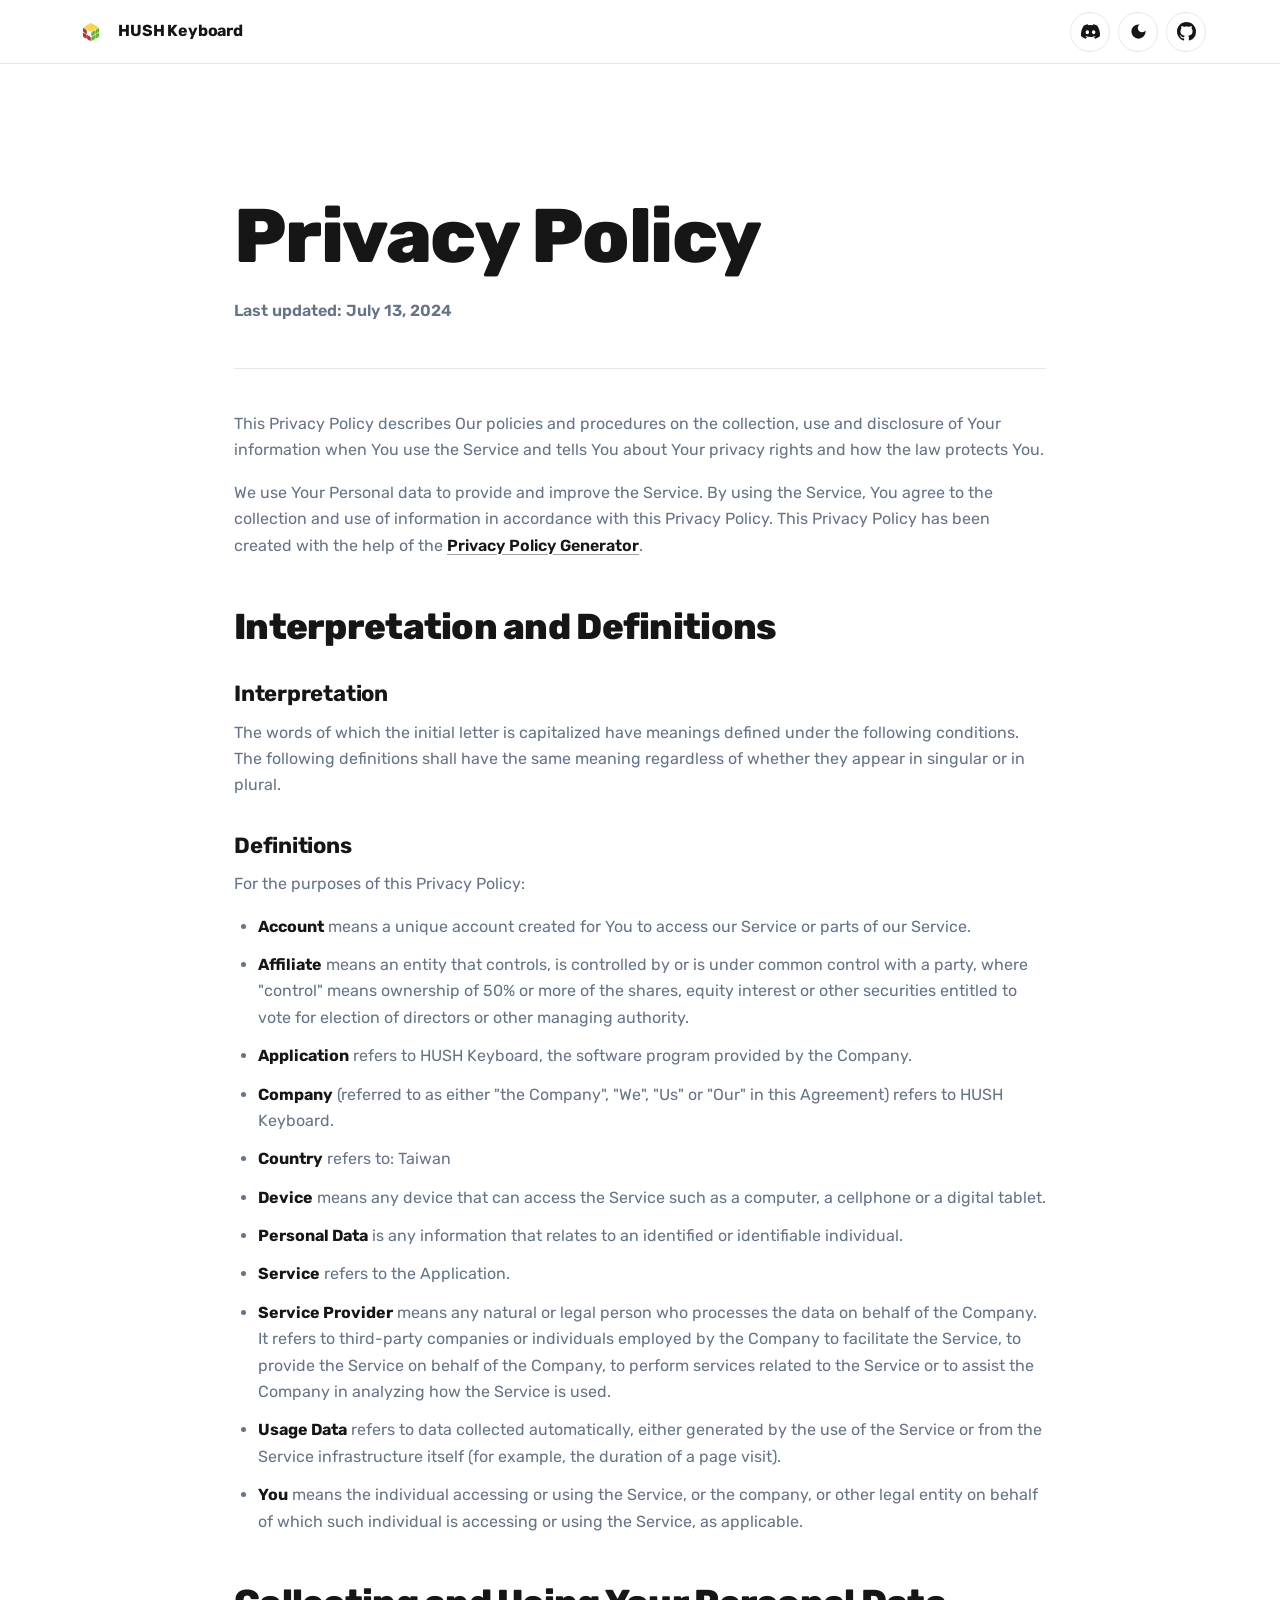
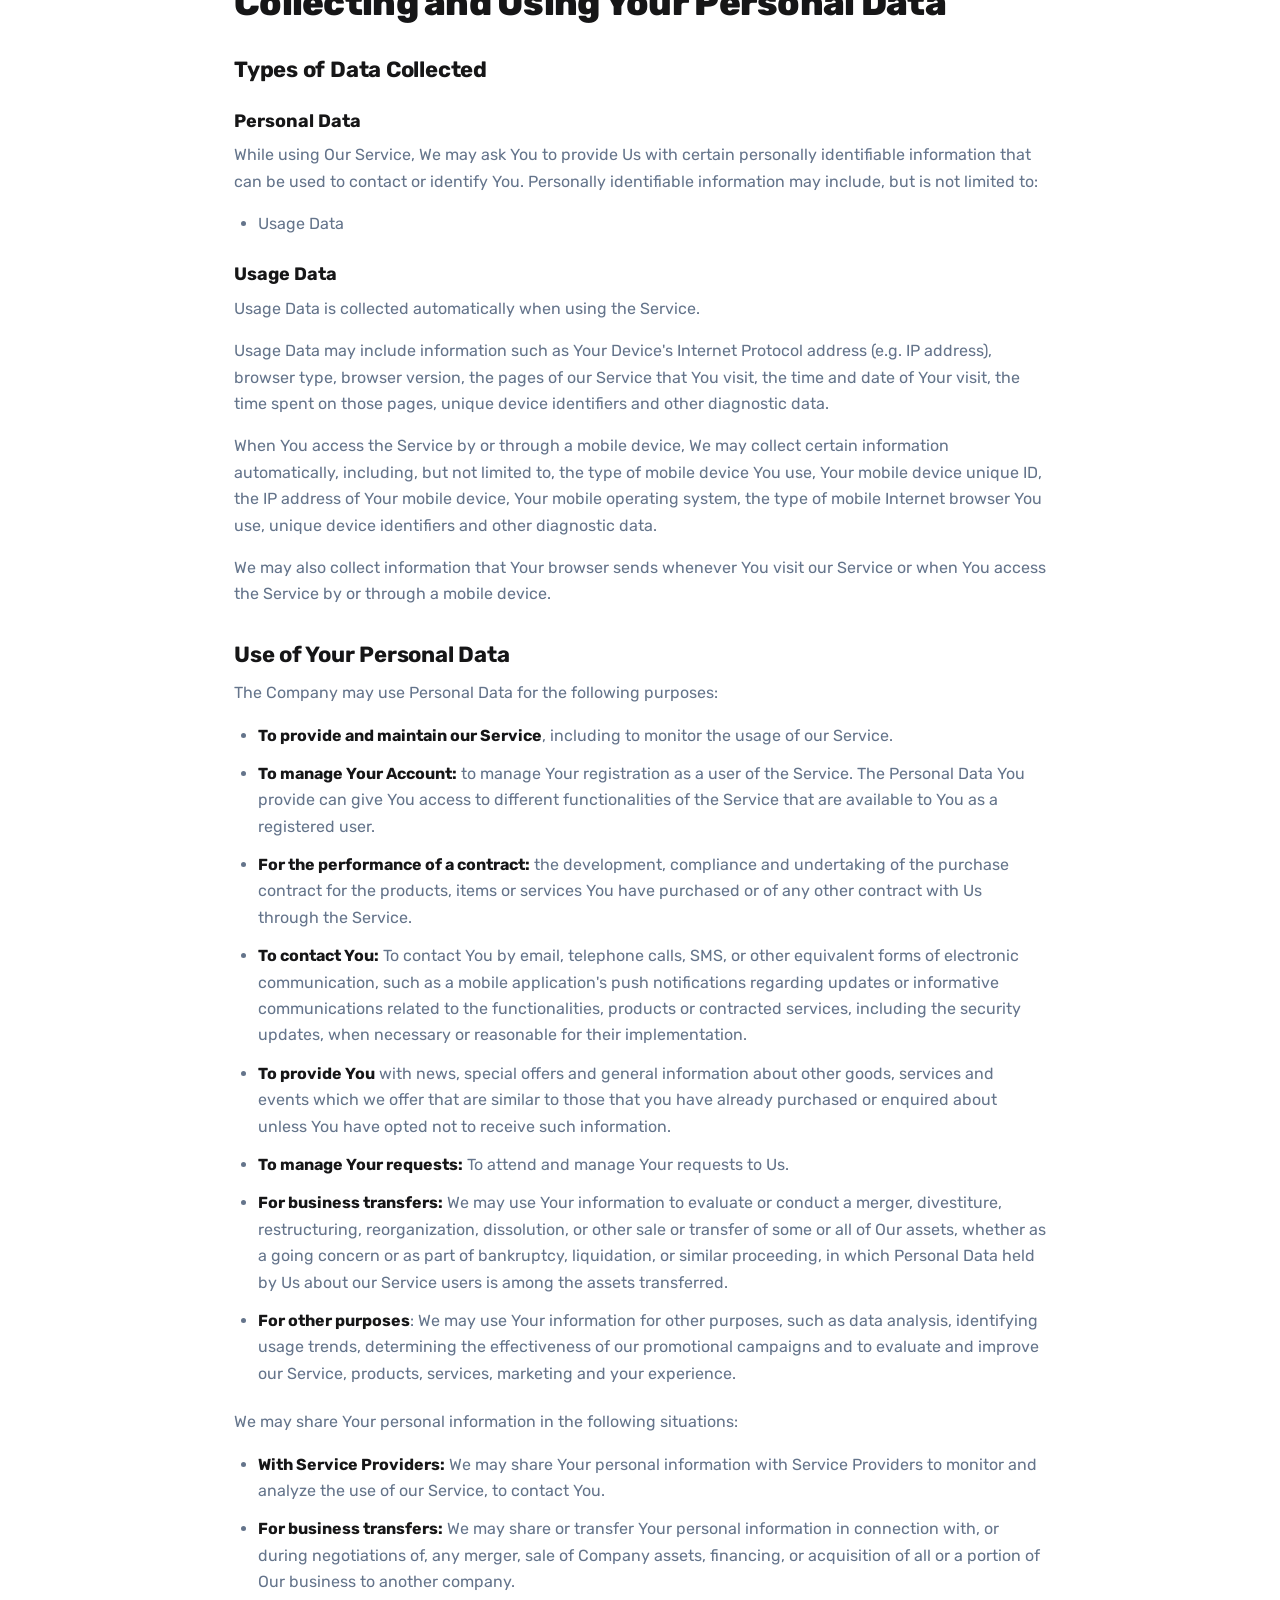
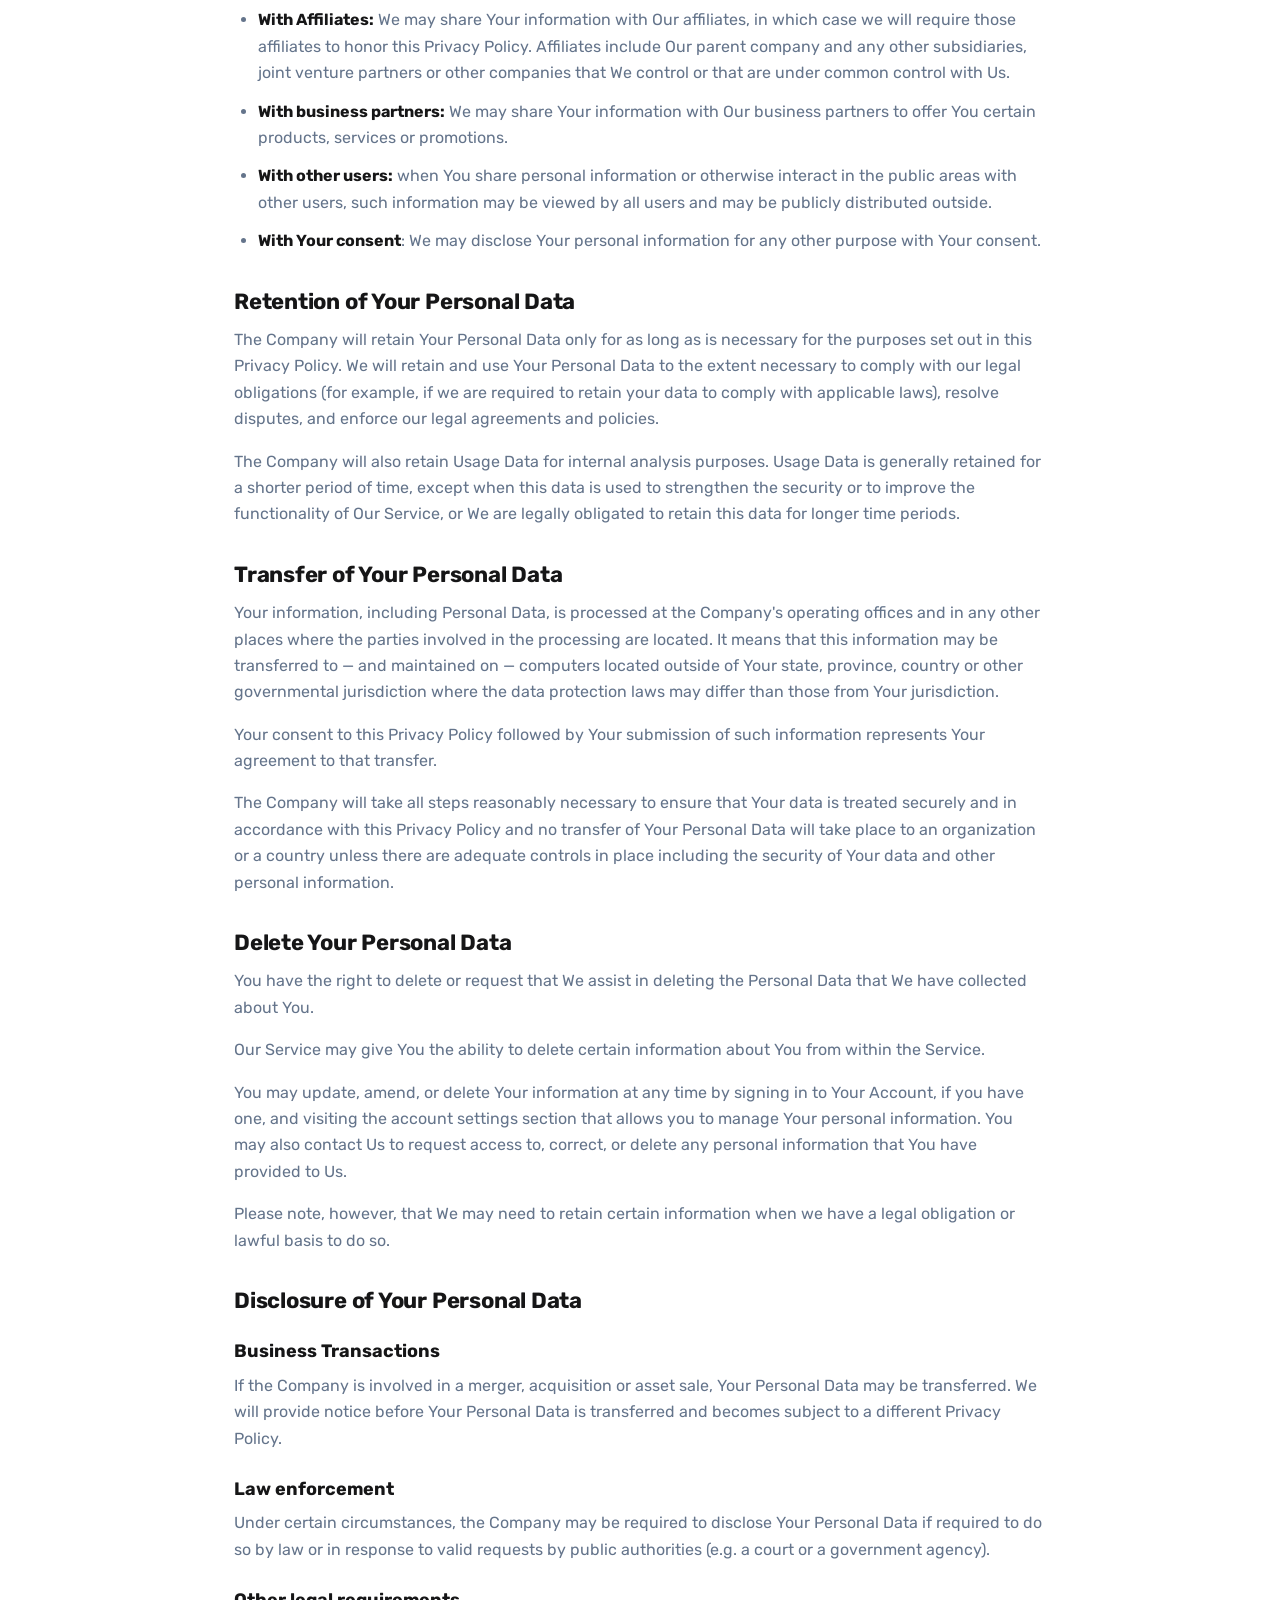
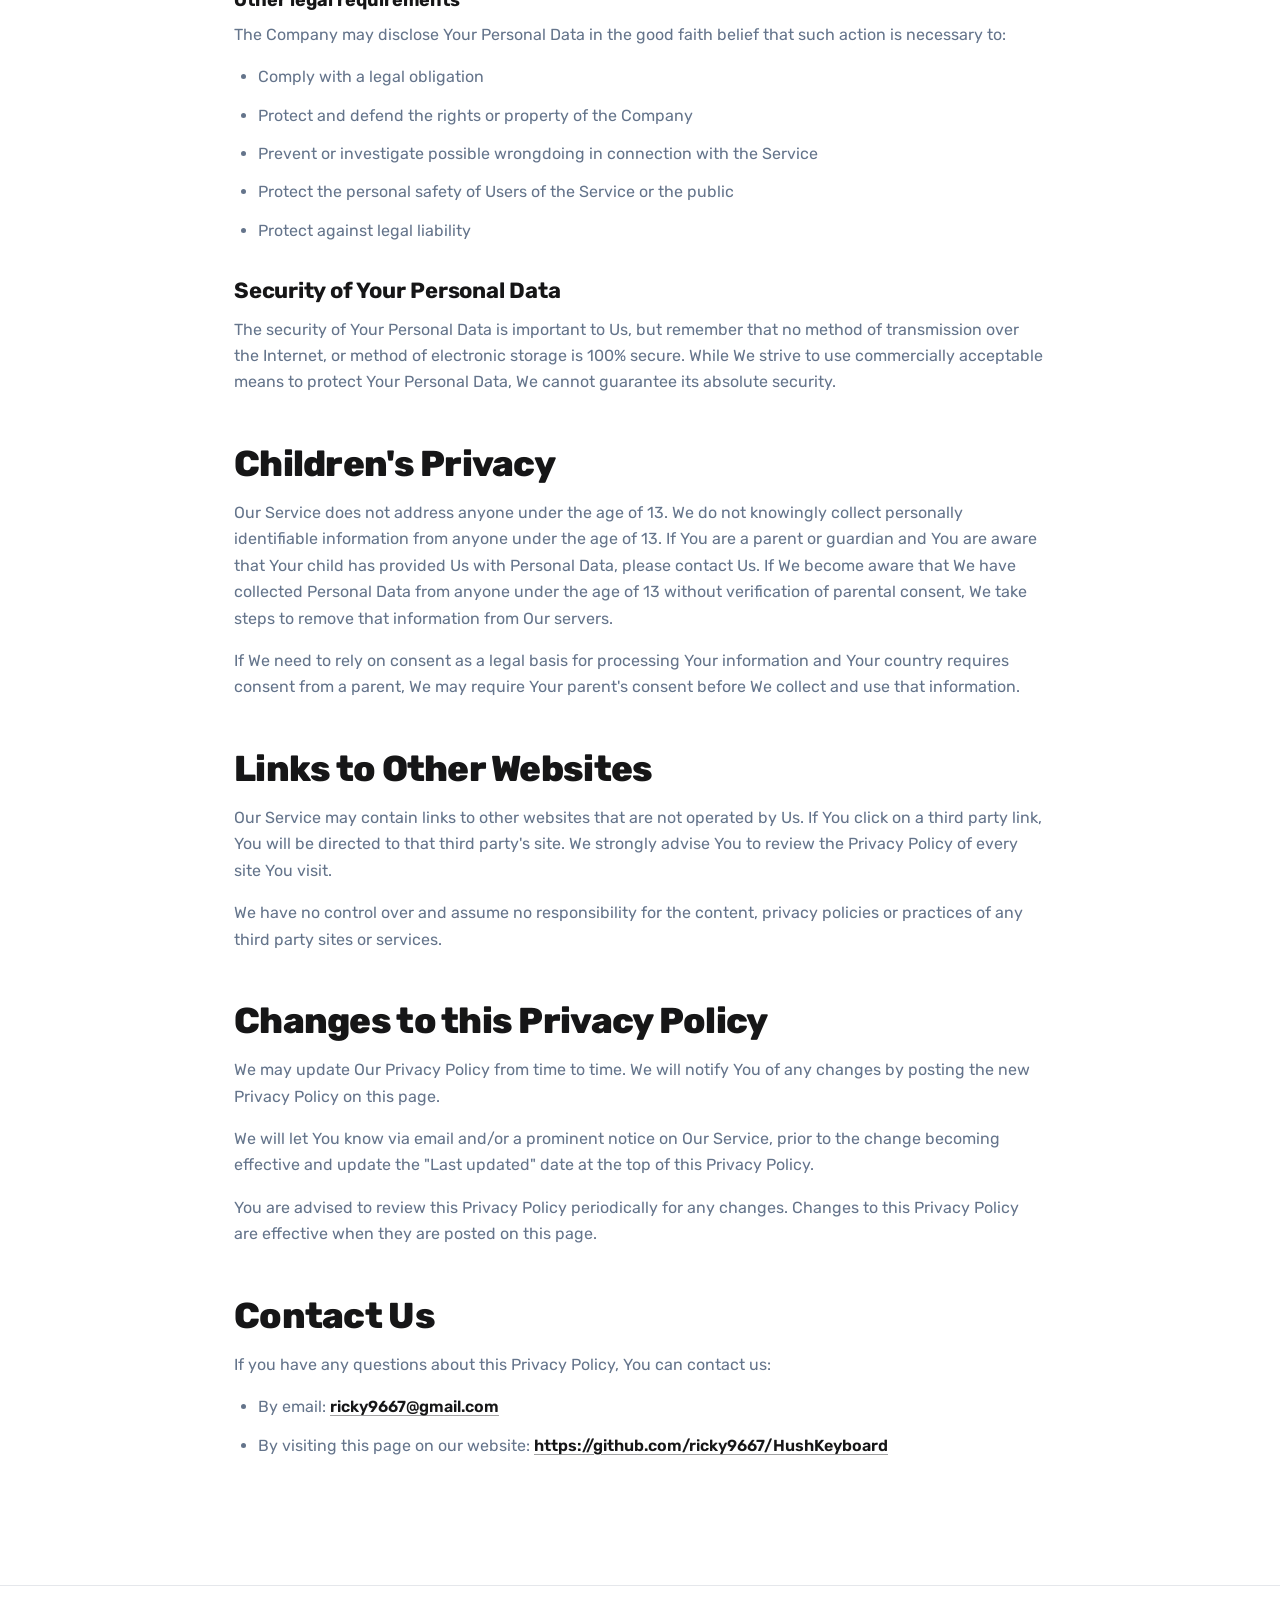
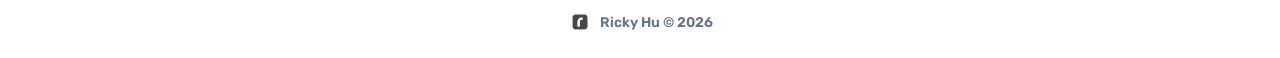
<file: privacy-policy.html>
<!doctype html>
<html lang="en">

<head>
  <meta charset="utf-8" />
  <meta name="viewport" content="width=device-width, initial-scale=1" />
  <meta name="description" content="Privacy Policy for HUSH Keyboard, a Rubik's Cube notation keyboard for Android." />
  <meta name="theme-color" content="#ffffff" />
  <title>Privacy Policy — HUSH Keyboard</title>
  <link rel="icon" href="assets/icon.png" />
  <link rel="preconnect" href="https://fonts.googleapis.com" />
  <link rel="preconnect" href="https://fonts.gstatic.com" crossorigin />
  <link href="https://fonts.googleapis.com/css2?family=Rubik:wght@400;600;700;800&display=swap" rel="stylesheet" />
  <link rel="stylesheet" href="assets/site.css" />
  <script>
    (function () {
      var stored;
      try { stored = localStorage.getItem('hush-theme'); } catch (_) { }
      var media = window.matchMedia ? window.matchMedia('(prefers-color-scheme: dark)') : null;
      var theme = stored === 'light' || stored === 'dark' ? stored : (media && media.matches ? 'dark' : 'light');
      document.documentElement.dataset.theme = theme;
    })();
  </script>
  <style>
    body {
      font: 400 16px/1.65 var(--font-body);
    }

    main {
      width: min(100%, 860px);
      margin: auto;
      padding: 72px 24px 104px;
    }

    .policy-header {
      margin-bottom: 42px;
      padding-bottom: 28px;
      border-bottom: 1px solid var(--border);
    }

    .policy-header h1 {
      margin-bottom: 24px;
      font: 800 clamp(42px, 7vw, 76px)/0.98 var(--font-display);
      letter-spacing: var(--tracking-display);
      text-wrap: balance;
    }

    .policy-updated {
      margin: 44px 0 0;
      color: var(--muted);
      font-weight: 600;
    }

    .policy-content h2 {
      margin: 48px 0 16px;
      font: 800 clamp(26px, 3vw, 36px)/1.12 var(--font-display);
      letter-spacing: var(--tracking-display);
      text-wrap: balance;
    }

    .policy-content h3 {
      margin: 34px 0 12px;
      font-size: 22px;
      line-height: 1.2;
      letter-spacing: -0.01em;
    }

    .policy-content h4 {
      margin: 26px 0 10px;
      font-size: 18px;
      line-height: 1.25;
    }

    .policy-content p,
    .policy-content li {
      color: var(--muted);
    }

    .policy-content p {
      margin: 0 0 16px;
    }

    .policy-content ul {
      margin: 0 0 22px;
      padding-left: 24px;
    }

    .policy-content li {
      margin: 0 0 12px;
    }

    .policy-content strong {
      color: var(--fg);
      font-weight: 700;
    }

    .policy-content a {
      color: var(--fg);
      font-weight: 600;
      text-decoration-color: color-mix(in oklab, var(--fg), transparent 60%);
      text-underline-offset: 3px;
    }

    @media (max-width: 640px) {
      main {
        padding: 48px 16px 80px;
      }
    }
  </style>
</head>

<body>
  <header class="site-header" data-od-id="header">
    <div class="header-inner">
      <a class="brand" href="index.html" aria-label="HUSH Keyboard home">
        <img src="assets/icon.png" alt="" />
        <span>HUSH Keyboard</span>
      </a>
      <div class="header-actions">
        <a class="icon-button" href="https://discord.com/invite/GjfMKprt7q" target="_blank" rel="noopener noreferrer"
          aria-label="Join our Discord">
          <svg class="icon" viewBox="0 0 16 16" aria-hidden="true">
            <path fill="currentColor"
              d="M13.545 2.907a13.2 13.2 0 0 0-3.257-1.011a.05.05 0 0 0-.052.025c-.141.25-.297.577-.406.833a12.2 12.2 0 0 0-3.658 0a8 8 0 0 0-.412-.833a.05.05 0 0 0-.052-.025c-1.125.194-2.22.534-3.257 1.011a.04.04 0 0 0-.021.018C.356 6.024-.213 9.047.066 12.032q.003.022.021.037a13.3 13.3 0 0 0 3.995 2.02a.05.05 0 0 0 .056-.019q.463-.63.818-1.329a.05.05 0 0 0-.01-.059l-.018-.011a9 9 0 0 1-1.248-.595a.05.05 0 0 1-.02-.066l.015-.019q.127-.095.248-.195a.05.05 0 0 1 .051-.007c2.619 1.196 5.454 1.196 8.041 0a.05.05 0 0 1 .053.007q.121.1.248.195a.05.05 0 0 1-.004.085a8 8 0 0 1-1.249.594a.05.05 0 0 0-.03.03a.05.05 0 0 0 .003.041c.24.465.515.909.817 1.329a.05.05 0 0 0 .056.019a13.2 13.2 0 0 0 4.001-2.02a.05.05 0 0 0 .021-.037c.334-3.451-.559-6.449-2.366-9.106a.03.03 0 0 0-.02-.019m-8.198 7.307c-.789 0-1.438-.724-1.438-1.612s.637-1.613 1.438-1.613c.807 0 1.45.73 1.438 1.613c0 .888-.637 1.612-1.438 1.612m5.316 0c-.788 0-1.438-.724-1.438-1.612s.637-1.613 1.438-1.613c.807 0 1.451.73 1.438 1.613c0 .888-.631 1.612-1.438 1.612" />
          </svg>
        </a>
        <button class="icon-button" id="theme-toggle" type="button" aria-label="Switch to dark theme"
          aria-pressed="false">
          <svg class="icon" id="theme-icon" viewBox="0 0 24 24" aria-hidden="true">
            <path fill="currentColor"
              d="M12 21q-3.75 0-6.375-2.625T3 12t2.625-6.375T12 3q.35 0 .688.025t.662.075q-1.025.725-1.638 1.888T11.1 7.5q0 2.25 1.575 3.825T16.5 12.9q1.375 0 2.525-.613T20.9 10.65q.05.325.075.662T21 12q0 3.75-2.625 6.375T12 21" />
          </svg>
        </button>
        <a class="icon-button" href="https://github.com/ricky9667/HushKeyboard" target="_blank"
          rel="noopener noreferrer" aria-label="View HUSH Keyboard on GitHub">
          <svg class="icon" viewBox="0 0 16 16" aria-hidden="true">
            <path fill="currentColor"
              d="M8 0C3.58 0 0 3.58 0 8c0 3.54 2.29 6.53 5.47 7.59c.4.07.55-.17.55-.38c0-.19-.01-.82-.01-1.49c-2.01.37-2.53-.49-2.69-.94c-.09-.23-.48-.94-.82-1.13c-.28-.15-.68-.52-.01-.53c.63-.01 1.08.58 1.23.82c.72 1.21 1.87.87 2.33.66c.07-.52.28-.87.51-1.07c-1.78-.2-3.64-.89-3.64-3.95c0-.87.31-1.59.82-2.15c-.08-.2-.36-1.02.08-2.12c0 0 .67-.21 2.2.82c.64-.18 1.32-.27 2-.27s1.36.09 2 .27c1.53-1.04 2.2-.82 2.2-.82c.44 1.1.16 1.92.08 2.12c.51.56.82 1.27.82 2.15c0 3.07-1.87 3.75-3.65 3.95c.29.25.54.73.54 1.48c0 1.07-.01 1.93-.01 2.2c0 .21.15.46.55.38A8.01 8.01 0 0 0 16 8c0-4.42-3.58-8-8-8" />
          </svg>
        </a>
      </div>
    </div>
  </header>

  <main>
    <article class="policy-content">
      <header class="policy-header">
        <h1>Privacy Policy</h1>
        <p class="policy-updated">Last updated: July 13, 2024</p>
      </header>

      <p>This Privacy Policy describes Our policies and procedures on the collection, use and disclosure of Your
        information when You use the Service and tells You about Your privacy rights and how the law protects You.</p>
      <p>We use Your Personal data to provide and improve the Service. By using the Service, You agree to the collection
        and use of information in accordance with this Privacy Policy. This Privacy Policy has been created with the
        help of the <a href="https://www.termsfeed.com/privacy-policy-generator/" target="_blank"
          rel="noopener noreferrer">Privacy Policy Generator</a>.</p>

      <h2>Interpretation and Definitions</h2>
      <h3>Interpretation</h3>
      <p>The words of which the initial letter is capitalized have meanings defined under the following conditions. The
        following definitions shall have the same meaning regardless of whether they appear in singular or in plural.
      </p>

      <h3>Definitions</h3>
      <p>For the purposes of this Privacy Policy:</p>
      <ul>
        <li><strong>Account</strong> means a unique account created for You to access our Service or parts of our
          Service.</li>
        <li><strong>Affiliate</strong> means an entity that controls, is controlled by or is under common control with a
          party, where "control" means ownership of 50% or more of the shares, equity interest or other securities
          entitled to vote for election of directors or other managing authority.</li>
        <li><strong>Application</strong> refers to HUSH Keyboard, the software program provided by the Company.</li>
        <li><strong>Company</strong> (referred to as either "the Company", "We", "Us" or "Our" in this Agreement) refers
          to HUSH Keyboard.</li>
        <li><strong>Country</strong> refers to: Taiwan</li>
        <li><strong>Device</strong> means any device that can access the Service such as a computer, a cellphone or a
          digital tablet.</li>
        <li><strong>Personal Data</strong> is any information that relates to an identified or identifiable individual.
        </li>
        <li><strong>Service</strong> refers to the Application.</li>
        <li><strong>Service Provider</strong> means any natural or legal person who processes the data on behalf of the
          Company. It refers to third-party companies or individuals employed by the Company to facilitate the Service,
          to provide the Service on behalf of the Company, to perform services related to the Service or to assist the
          Company in analyzing how the Service is used.</li>
        <li><strong>Usage Data</strong> refers to data collected automatically, either generated by the use of the
          Service or from the Service infrastructure itself (for example, the duration of a page visit).</li>
        <li><strong>You</strong> means the individual accessing or using the Service, or the company, or other legal
          entity on behalf of which such individual is accessing or using the Service, as applicable.</li>
      </ul>

      <h2>Collecting and Using Your Personal Data</h2>
      <h3>Types of Data Collected</h3>
      <h4>Personal Data</h4>
      <p>While using Our Service, We may ask You to provide Us with certain personally identifiable information that can
        be used to contact or identify You. Personally identifiable information may include, but is not limited to:</p>
      <ul>
        <li>Usage Data</li>
      </ul>

      <h4>Usage Data</h4>
      <p>Usage Data is collected automatically when using the Service.</p>
      <p>Usage Data may include information such as Your Device's Internet Protocol address (e.g. IP address), browser
        type, browser version, the pages of our Service that You visit, the time and date of Your visit, the time spent
        on those pages, unique device identifiers and other diagnostic data.</p>
      <p>When You access the Service by or through a mobile device, We may collect certain information automatically,
        including, but not limited to, the type of mobile device You use, Your mobile device unique ID, the IP address
        of Your mobile device, Your mobile operating system, the type of mobile Internet browser You use, unique device
        identifiers and other diagnostic data.</p>
      <p>We may also collect information that Your browser sends whenever You visit our Service or when You access the
        Service by or through a mobile device.</p>

      <h3>Use of Your Personal Data</h3>
      <p>The Company may use Personal Data for the following purposes:</p>
      <ul>
        <li><strong>To provide and maintain our Service</strong>, including to monitor the usage of our Service.</li>
        <li><strong>To manage Your Account:</strong> to manage Your registration as a user of the Service. The Personal
          Data You provide can give You access to different functionalities of the Service that are available to You as
          a registered user.</li>
        <li><strong>For the performance of a contract:</strong> the development, compliance and undertaking of the
          purchase contract for the products, items or services You have purchased or of any other contract with Us
          through the Service.</li>
        <li><strong>To contact You:</strong> To contact You by email, telephone calls, SMS, or other equivalent forms of
          electronic communication, such as a mobile application's push notifications regarding updates or informative
          communications related to the functionalities, products or contracted services, including the security
          updates, when necessary or reasonable for their implementation.</li>
        <li><strong>To provide You</strong> with news, special offers and general information about other goods,
          services and events which we offer that are similar to those that you have already purchased or enquired about
          unless You have opted not to receive such information.</li>
        <li><strong>To manage Your requests:</strong> To attend and manage Your requests to Us.</li>
        <li><strong>For business transfers:</strong> We may use Your information to evaluate or conduct a merger,
          divestiture, restructuring, reorganization, dissolution, or other sale or transfer of some or all of Our
          assets, whether as a going concern or as part of bankruptcy, liquidation, or similar proceeding, in which
          Personal Data held by Us about our Service users is among the assets transferred.</li>
        <li><strong>For other purposes</strong>: We may use Your information for other purposes, such as data analysis,
          identifying usage trends, determining the effectiveness of our promotional campaigns and to evaluate and
          improve our Service, products, services, marketing and your experience.</li>
      </ul>

      <p>We may share Your personal information in the following situations:</p>
      <ul>
        <li><strong>With Service Providers:</strong> We may share Your personal information with Service Providers to
          monitor and analyze the use of our Service, to contact You.</li>
        <li><strong>For business transfers:</strong> We may share or transfer Your personal information in connection
          with, or during negotiations of, any merger, sale of Company assets, financing, or acquisition of all or a
          portion of Our business to another company.</li>
        <li><strong>With Affiliates:</strong> We may share Your information with Our affiliates, in which case we will
          require those affiliates to honor this Privacy Policy. Affiliates include Our parent company and any other
          subsidiaries, joint venture partners or other companies that We control or that are under common control with
          Us.</li>
        <li><strong>With business partners:</strong> We may share Your information with Our business partners to offer
          You certain products, services or promotions.</li>
        <li><strong>With other users:</strong> when You share personal information or otherwise interact in the public
          areas with other users, such information may be viewed by all users and may be publicly distributed outside.
        </li>
        <li><strong>With Your consent</strong>: We may disclose Your personal information for any other purpose with
          Your consent.</li>
      </ul>

      <h3>Retention of Your Personal Data</h3>
      <p>The Company will retain Your Personal Data only for as long as is necessary for the purposes set out in this
        Privacy Policy. We will retain and use Your Personal Data to the extent necessary to comply with our legal
        obligations (for example, if we are required to retain your data to comply with applicable laws), resolve
        disputes, and enforce our legal agreements and policies.</p>
      <p>The Company will also retain Usage Data for internal analysis purposes. Usage Data is generally retained for a
        shorter period of time, except when this data is used to strengthen the security or to improve the functionality
        of Our Service, or We are legally obligated to retain this data for longer time periods.</p>

      <h3>Transfer of Your Personal Data</h3>
      <p>Your information, including Personal Data, is processed at the Company's operating offices and in any other
        places where the parties involved in the processing are located. It means that this information may be
        transferred to — and maintained on — computers located outside of Your state, province, country or other
        governmental jurisdiction where the data protection laws may differ than those from Your jurisdiction.</p>
      <p>Your consent to this Privacy Policy followed by Your submission of such information represents Your agreement
        to that transfer.</p>
      <p>The Company will take all steps reasonably necessary to ensure that Your data is treated securely and in
        accordance with this Privacy Policy and no transfer of Your Personal Data will take place to an organization or
        a country unless there are adequate controls in place including the security of Your data and other personal
        information.</p>

      <h3>Delete Your Personal Data</h3>
      <p>You have the right to delete or request that We assist in deleting the Personal Data that We have collected
        about You.</p>
      <p>Our Service may give You the ability to delete certain information about You from within the Service.</p>
      <p>You may update, amend, or delete Your information at any time by signing in to Your Account, if you have one,
        and visiting the account settings section that allows you to manage Your personal information. You may also
        contact Us to request access to, correct, or delete any personal information that You have provided to Us.</p>
      <p>Please note, however, that We may need to retain certain information when we have a legal obligation or lawful
        basis to do so.</p>

      <h3>Disclosure of Your Personal Data</h3>
      <h4>Business Transactions</h4>
      <p>If the Company is involved in a merger, acquisition or asset sale, Your Personal Data may be transferred. We
        will provide notice before Your Personal Data is transferred and becomes subject to a different Privacy Policy.
      </p>
      <h4>Law enforcement</h4>
      <p>Under certain circumstances, the Company may be required to disclose Your Personal Data if required to do so by
        law or in response to valid requests by public authorities (e.g. a court or a government agency).</p>
      <h4>Other legal requirements</h4>
      <p>The Company may disclose Your Personal Data in the good faith belief that such action is necessary to:</p>
      <ul>
        <li>Comply with a legal obligation</li>
        <li>Protect and defend the rights or property of the Company</li>
        <li>Prevent or investigate possible wrongdoing in connection with the Service</li>
        <li>Protect the personal safety of Users of the Service or the public</li>
        <li>Protect against legal liability</li>
      </ul>

      <h3>Security of Your Personal Data</h3>
      <p>The security of Your Personal Data is important to Us, but remember that no method of transmission over the
        Internet, or method of electronic storage is 100% secure. While We strive to use commercially acceptable means
        to protect Your Personal Data, We cannot guarantee its absolute security.</p>

      <h2>Children's Privacy</h2>
      <p>Our Service does not address anyone under the age of 13. We do not knowingly collect personally identifiable
        information from anyone under the age of 13. If You are a parent or guardian and You are aware that Your child
        has provided Us with Personal Data, please contact Us. If We become aware that We have collected Personal Data
        from anyone under the age of 13 without verification of parental consent, We take steps to remove that
        information from Our servers.</p>
      <p>If We need to rely on consent as a legal basis for processing Your information and Your country requires
        consent from a parent, We may require Your parent's consent before We collect and use that information.</p>

      <h2>Links to Other Websites</h2>
      <p>Our Service may contain links to other websites that are not operated by Us. If You click on a third party
        link, You will be directed to that third party's site. We strongly advise You to review the Privacy Policy of
        every site You visit.</p>
      <p>We have no control over and assume no responsibility for the content, privacy policies or practices of any
        third party sites or services.</p>

      <h2>Changes to this Privacy Policy</h2>
      <p>We may update Our Privacy Policy from time to time. We will notify You of any changes by posting the new
        Privacy Policy on this page.</p>
      <p>We will let You know via email and/or a prominent notice on Our Service, prior to the change becoming effective
        and update the "Last updated" date at the top of this Privacy Policy.</p>
      <p>You are advised to review this Privacy Policy periodically for any changes. Changes to this Privacy Policy are
        effective when they are posted on this page.</p>

      <h2>Contact Us</h2>
      <p>If you have any questions about this Privacy Policy, You can contact us:</p>
      <ul>
        <li>By email: <a href="mailto:ricky9667@gmail.com">ricky9667@gmail.com</a></li>
        <li>By visiting this page on our website: <a href="https://github.com/ricky9667/HushKeyboard" target="_blank"
            rel="noopener noreferrer">https://github.com/ricky9667/HushKeyboard</a></li>
      </ul>
    </article>
  </main>

  <footer class="site-footer" data-od-id="footer">
    <img src="assets/ricky-hu-logo.png" alt="Ricky Hu logo" />
    <p>
      <a href="https://ricky-hu.com" target="_blank" rel="noopener noreferrer">Ricky Hu</a>
      &copy; <span id="year"></span>
    </p>
  </footer>

  <script src="assets/site.js"></script>
</body>

</html>
</file>
<file: assets/site.css>
:root {
  color-scheme: light;
  --bg: oklch(100% 0 89.88);
  --surface: oklch(98.42% 0.0034 247.86);
  --fg: oklch(20.06% 0.002 286.22);
  --muted: oklch(55.44% 0.0407 257.42);
  --border: oklch(92.76% 0.0058 264.53);
  --accent: oklch(29.39% 0.0036 286.18);
  --accent-on: oklch(100% 0 89.88);
  --accent-hover: color-mix(in oklab, var(--accent), white 14%);
  --accent-active: color-mix(in oklab, var(--accent), black 10%);
  --font-display: "Rubik", system-ui, -apple-system, "Segoe UI", Arial, sans-serif;
  --font-body: "Rubik", system-ui, -apple-system, "Segoe UI", Arial, sans-serif;
  --space-2: 8px;
  --space-6: 24px;
  --tracking-display: -0.02em;
  --radius-pill: 9999px;
  --focus-ring: 0 0 0 2px var(--bg), 0 0 0 4px var(--accent);
  --ease-standard: cubic-bezier(0.2, 0, 0, 1);
  --container-max: 1180px;
  --container-gutter-desktop: 24px;
  --container-gutter-phone: 16px;
}

html[data-theme="dark"] {
  color-scheme: dark;
  --bg: oklch(0% 0 0);
  --surface: oklch(20.06% 0.002 286.22);
  --fg: oklch(98.42% 0.0034 247.86);
  --muted: oklch(74.39% 0.0298 254.06);
  --border: color-mix(in oklab, var(--fg), transparent 84%);
  --accent: oklch(100% 0 89.88);
  --accent-on: oklch(0% 0 0);
  --accent-hover: color-mix(in oklab, var(--accent), black 10%);
  --accent-active: color-mix(in oklab, var(--accent), black 18%);
}

* {
  box-sizing: border-box;
}

html {
  scroll-behavior: smooth;
}

body {
  margin: 0;
  background: #ffffff;
  background: var(--bg);
  color: #202020;
  color: var(--fg);
  font: 400 16px/1.55 var(--font-body);
  -webkit-font-smoothing: antialiased;
  text-rendering: optimizeLegibility;
}

img {
  display: block;
  max-width: 100%;
}

a {
  color: inherit;
}

button,
a {
  -webkit-tap-highlight-color: transparent;
}

:focus-visible {
  outline: none;
  box-shadow: var(--focus-ring);
}

.site-header {
  position: sticky;
  top: 0;
  z-index: 20;
  height: 64px;
  border-bottom: 1px solid var(--border);
  background: color-mix(in oklab, var(--bg), transparent 12%);
  backdrop-filter: blur(14px);
  -webkit-backdrop-filter: blur(14px);
}

.header-inner {
  width: min(100%, var(--container-max));
  height: 100%;
  margin: auto;
  padding: 0 24px;
  display: flex;
  align-items: center;
  justify-content: space-between;
}

.brand {
  display: inline-flex;
  align-items: center;
  gap: 10px;
  text-decoration: none;
  font-weight: 700;
  letter-spacing: -0.01em;
}

.brand img {
  width: 34px;
  height: 34px;
}

.header-actions {
  display: flex;
  gap: 8px;
}

.icon-button {
  width: 40px;
  height: 40px;
  display: grid;
  place-items: center;
  border: 1px solid var(--border);
  border-radius: 50%;
  background: transparent;
  color: var(--fg);
  cursor: pointer;
  transition: background 150ms, transform 150ms;
}

.icon-button:hover {
  background: var(--surface);
  transform: translateY(-1px);
}

.icon-button .icon {
  width: 19px;
  height: 19px;
  line-height: 1;
}

.site-footer {
  display: flex;
  align-items: center;
  justify-content: center;
  gap: var(--space-2);
  border-top: 1px solid var(--border);
  padding: var(--space-6) var(--container-gutter-desktop);
  color: var(--muted);
  font-family: var(--font-body);
  font-size: 14px;
  font-weight: 600;
}

.site-footer img {
  width: auto;
  height: 24px;
  opacity: .72;
}

.site-footer p {
  margin: 0;
}

.site-footer a {
  color: inherit;
  text-decoration: none;
}

.site-footer a:hover {
  color: var(--fg);
}

@media (max-width: 640px) {
  .site-header {
    height: 58px;
  }

  .header-inner {
    padding-inline: 16px;
  }

  .brand span {
    display: none;
  }

  .site-footer {
    padding-inline: var(--container-gutter-phone);
  }
}

@media (prefers-reduced-motion: reduce) {
  html {
    scroll-behavior: auto;
  }

  *,
  *::before,
  *::after {
    animation-duration: .01ms !important;
    animation-delay: 0ms !important;
    transition-duration: .01ms !important;
  }

  .icon-button:hover {
    transform: none;
  }
}
</file>
